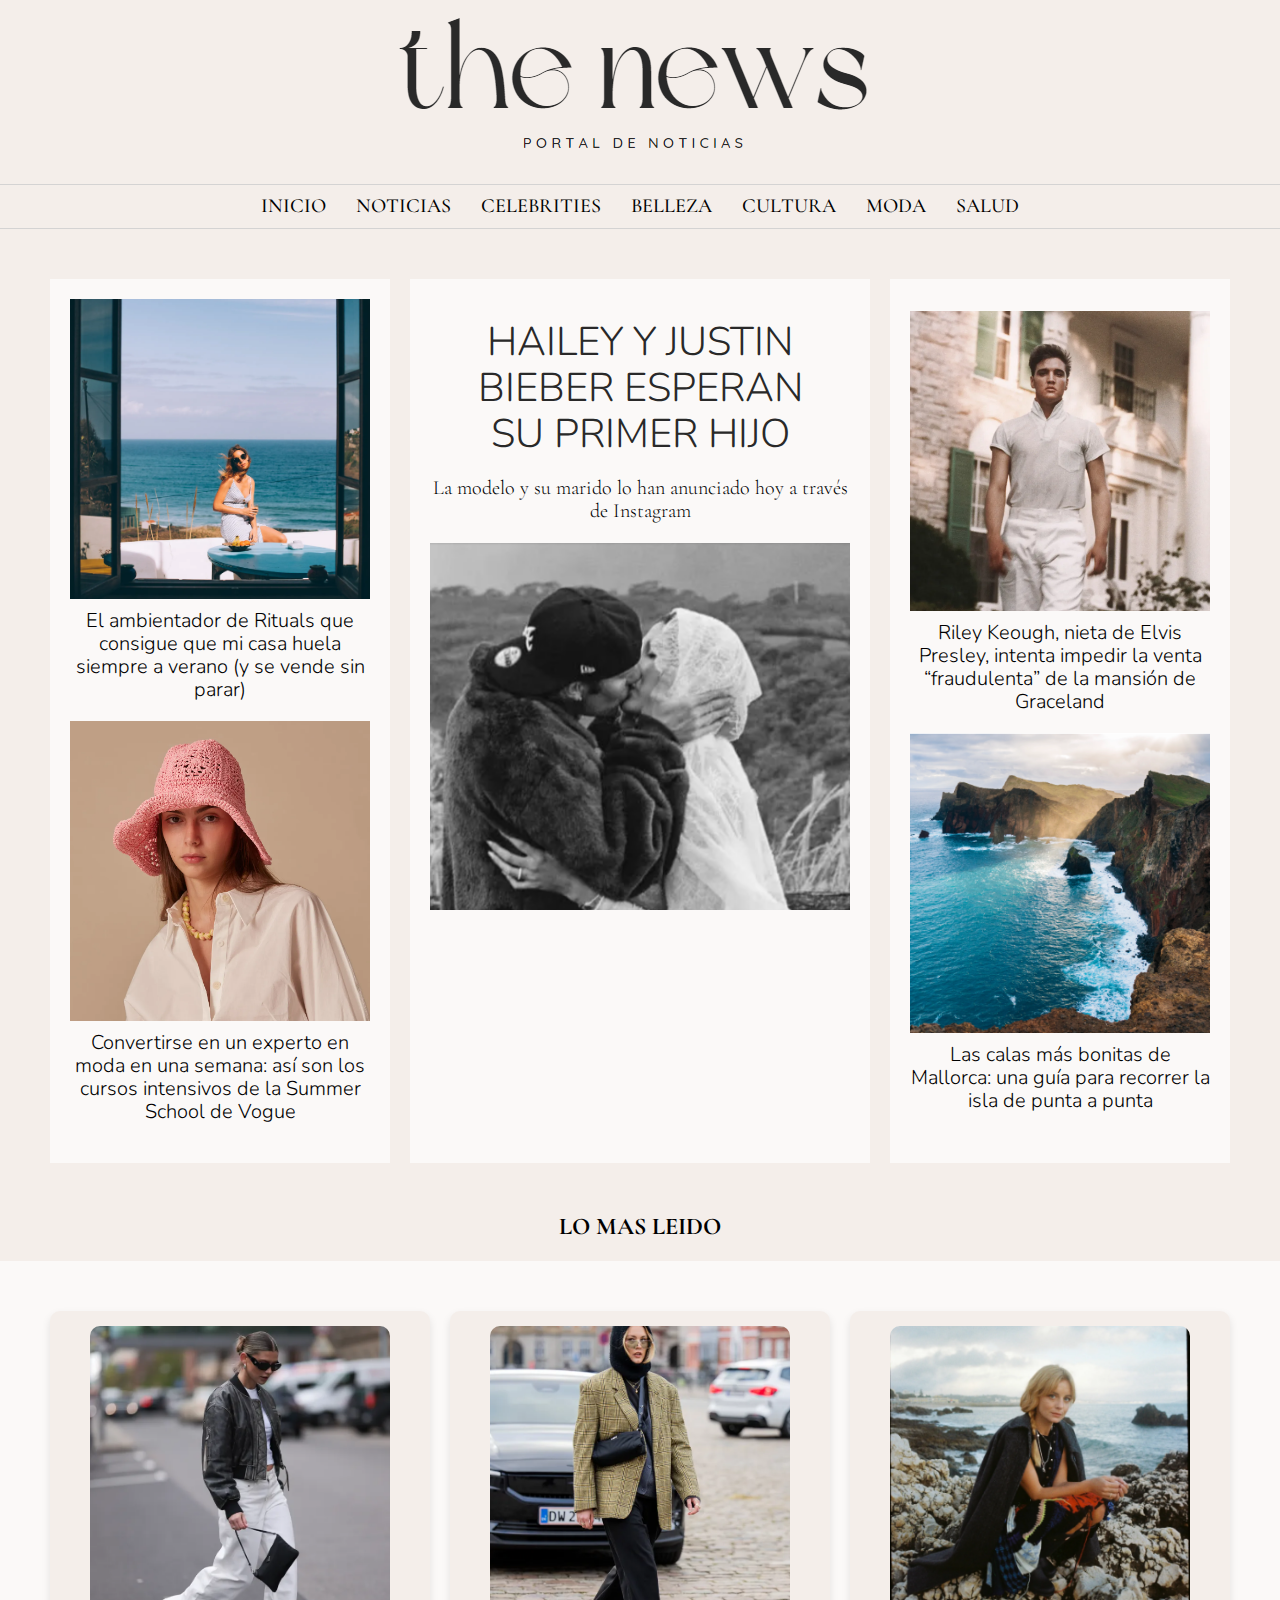
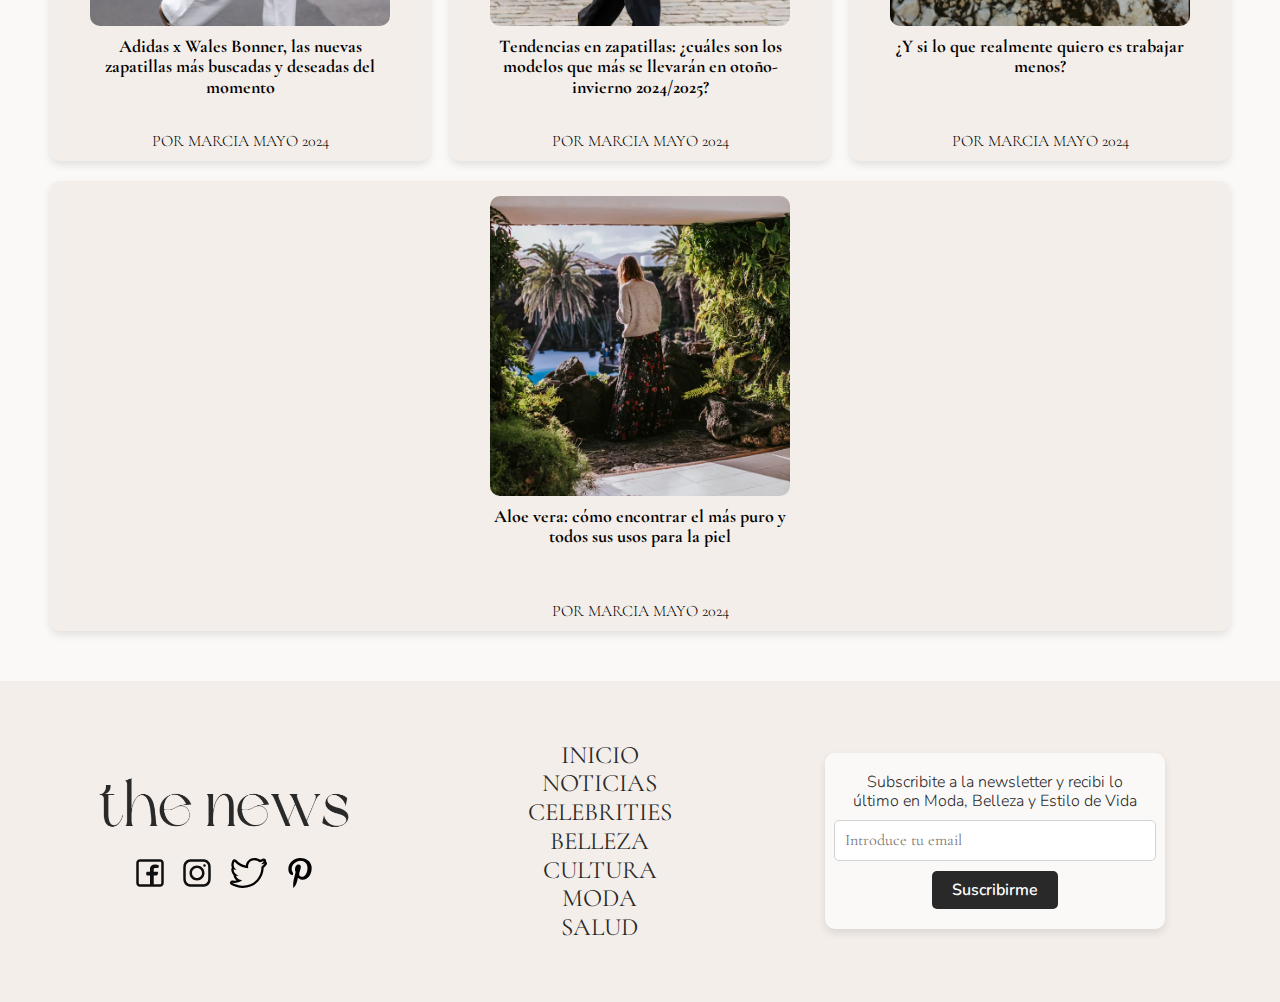
<file: index.html>
<!DOCTYPE html>
<html lang="en">
  <head>
    <meta charset="UTF-8" />
    <meta name="viewport" content="width=device-width, initial-scale=1.0" />
    <title>Portal de noticias</title>
    <link rel="preconnect" href="https://fonts.googleapis.com" />
    <link rel="preconnect" href="https://fonts.gstatic.com" crossorigin />
    <link
      href="https://fonts.googleapis.com/css2?family=Cormorant+Garamond:ital,wght@0,300;0,400;0,500;0,600;0,700;1,300;1,400;1,500;1,600;1,700&display=swap"
      rel="stylesheet"
    />
    <link
      href="https://fonts.googleapis.com/css2?family=Nunito:ital,wght@0,200..1000;1,200..1000&display=swap"
      rel="stylesheet"
    />

    <link rel="stylesheet" href="normalize.css" />
    <link rel="stylesheet" href="style.css" />
  </head>
  <body>
    <header class="header-container">
      <div class="desktop-header"><img src="assets/titulo.png" alt="" /></div>
      <div class="mobile-header">
        <img class="mobile-logo" src="assets/mobile-nav.png" alt="" />
        <img class="mobile-hamburger" src="assets/hamburger.png" alt="" />
      </div>
    </header>

    <nav class="navegacion-desktop">
      <ul class="navigation-list">
        <li class="navigation-item">
          <a href="#" class="navigation-item-link">Inicio</a>
        </li>
        <li class="navigation-item">
          <a href="#" class="navigation-item-link">Noticias</a>
        </li>
        <li class="navigation-item">
          <a href="#" class="navigation-item-link">Celebrities</a>
        </li>
        <li class="navigation-item">
          <a href="#" class="navigation-item-link">Belleza</a>
        </li>
        <li class="navigation-item">
          <a href="#" class="navigation-item-link">Cultura</a>
        </li>
        <li class="navigation-item">
          <a href="#" class="navigation-item-link">Moda</a>
        </li>
        <li class="navigation-item">
          <a href="#" class="navigation-item-link">Salud</a>
        </li>
      </ul>
      <div class="tablet-menu">
        <a href="" class="tablet-menu-dropdow"> MENU </a>
        <img src="assets/arrow.svg" alt="" width="20" />
      </div>
    </nav>

    <main>
      <div class="main-container">
        <div class="left-side-content">
          <div class="side-news-container">
            <div class="side-news-image-container">
              <img src="assets/img-side-news.png" alt="" />
            </div>
            <div class="side-news-title">
              El ambientador de Rituals que consigue que mi casa huela siempre a
              verano (y se vende sin parar)
            </div>
          </div>
          <div class="side-news-container">
            <div class="side-news-image-container">
              <img src="assets/img-side-news2.png" alt="" />
            </div>
            <div class="side-news-title">
              Convertirse en un experto en moda en una semana: así son los
              cursos intensivos de la Summer School de Vogue
            </div>
          </div>
        </div>

        <div class="main-content">
          <h3 class="main-news-title">
            Hailey y Justin Bieber esperan su primer hijo
          </h3>
          <p class="main-news-subtitle">
            La modelo y su marido lo han anunciado hoy a través de Instagram
          </p>
          <div class="main-content-image-container">
            <img src="assets/img-news-principal.png" alt="" />
          </div>
        </div>

        <div class="right-side-content">
          <div class="side-news-container">
            <div class="side-news-image-container">
              <img src="assets/img-side-news3.png" alt="" />
            </div>
            <div class="side-news-title">
              Riley Keough, nieta de Elvis Presley, intenta impedir la venta
              “fraudulenta” de la mansión de Graceland
            </div>
          </div>
          <div class="side-news-container">
            <div class="side-news-image-container">
              <img src="assets/img-side-news4.png" alt="" />
            </div>
            <div class="side-news-title">
              Las calas más bonitas de Mallorca: una guía para recorrer la isla
              de punta a punta
            </div>
          </div>
        </div>
      </div>
      <div class="sub-container-title">LO MAS LEIDO</div>
      <div class="sub-container">
        <div class="sub-container-news-items">
          <div class="sub-container-news">
            <div class="sub-container-news-img">
              <img src="assets/sub-container-img.png" alt="" />
            </div>
            <div class="sub-container-news-title">
              Adidas x Wales Bonner, las nuevas zapatillas más buscadas y
              deseadas del momento
            </div>
            <div class="sub-container-news-date">POR MARCIA MAYO 2024</div>
          </div>
          <div class="sub-container-news">
            <div class="sub-container-news-img">
              <img src="assets/sub-container-img2.png" alt="" />
            </div>
            <div class="sub-container-news-title">
              Tendencias en zapatillas: ¿cuáles son los modelos que más se
              llevarán en otoño-invierno 2024/2025?
            </div>
            <div class="sub-container-news-date">POR MARCIA MAYO 2024</div>
          </div>
          <div class="sub-container-news">
            <div class="sub-container-news-img">
              <img src="assets/sub-container-img3.png" alt="" />
            </div>
            <div class="sub-container-news-title">
              ¿Y si lo que realmente quiero es trabajar menos?
            </div>
            <div class="sub-container-news-date">POR MARCIA MAYO 2024</div>
          </div>
          <div class="sub-container-news">
            <div class="sub-container-news-img">
              <img src="assets/sub-container-img4.png" alt="" />
            </div>
            <div class="sub-container-news-title">
              Aloe vera: cómo encontrar el más puro y todos sus usos para la
              piel
            </div>
            <div class="sub-container-news-date">POR MARCIA MAYO 2024</div>
          </div>
        </div>
      </div>
    </main>

    <footer class="footer-row">
      <div class="social-media-conatiner">
        <div class="footer-logo-container">
          <img src="assets/logo-footer.png" alt="" />
        </div>
        <ul class="footer-social-media-list">
          <li class="footer-social-media-item">
            <div class="footer-social-media-item-link">
              <img src="assets/social-media/facebook.svg" />
            </div>
          </li>
          <li class="footer-social-media-item">
            <div class="footer-social-media-item-link">
              <img src="assets/social-media/instagram.svg" alt="" />
            </div>
          </li>
          <li class="footer-social-media-item">
            <div class="footer-social-media-item-link">
              <img src="assets/social-media/twitter.svg" />
            </div>
          </li>
          <li class="footer-social-media-item">
            <div class="footer-social-media-item-link">
              <img src="assets/social-media/pinterest.svg" alt="" />
            </div>
          </li>
        </ul>
      </div>
      <div class="footer-navigation">
        <ul class="footer-navigation-list">
          <li class="footer-navigation-item">
            <a href="#" class="footer-navigation-item-link">Inicio</a>
          </li>
          <li class="footer-navigation-item">
            <a href="#" class="footer-navigation-item-link">Noticias</a>
          </li>
          <li class="footer-navigation-item">
            <a href="#" class="footer-navigation-item-link">Celebrities</a>
          </li>
          <li class="footer-navigation-item">
            <a href="#" class="footer-navigation-item-link">Belleza</a>
          </li>
          <li class="footer-navigation-item">
            <a href="#" class="footer-navigation-item-link">Cultura</a>
          </li>
          <li class="footer-navigation-item">
            <a href="#" class="footer-navigation-item-link">Moda</a>
          </li>
          <li class="footer-navigation-item">
            <a href="#" class="footer-navigation-item-link">Salud</a>
          </li>
        </ul>
      </div>
      <div class="form-subscription">
        <form action="" class="form-subscription-form">
          <label for=""
            >Subscribite a la newsletter y recibi lo último en Moda, Belleza y
            Estilo de Vida</label
          >
          <input
            type="text"
            class="form-subscription-input"
            placeholder="Introduce tu email"
          />
          <button class="form-subscription-button">Suscribirme</button>
        </form>
      </div>
    </footer>
  </body>
</html>
</file>
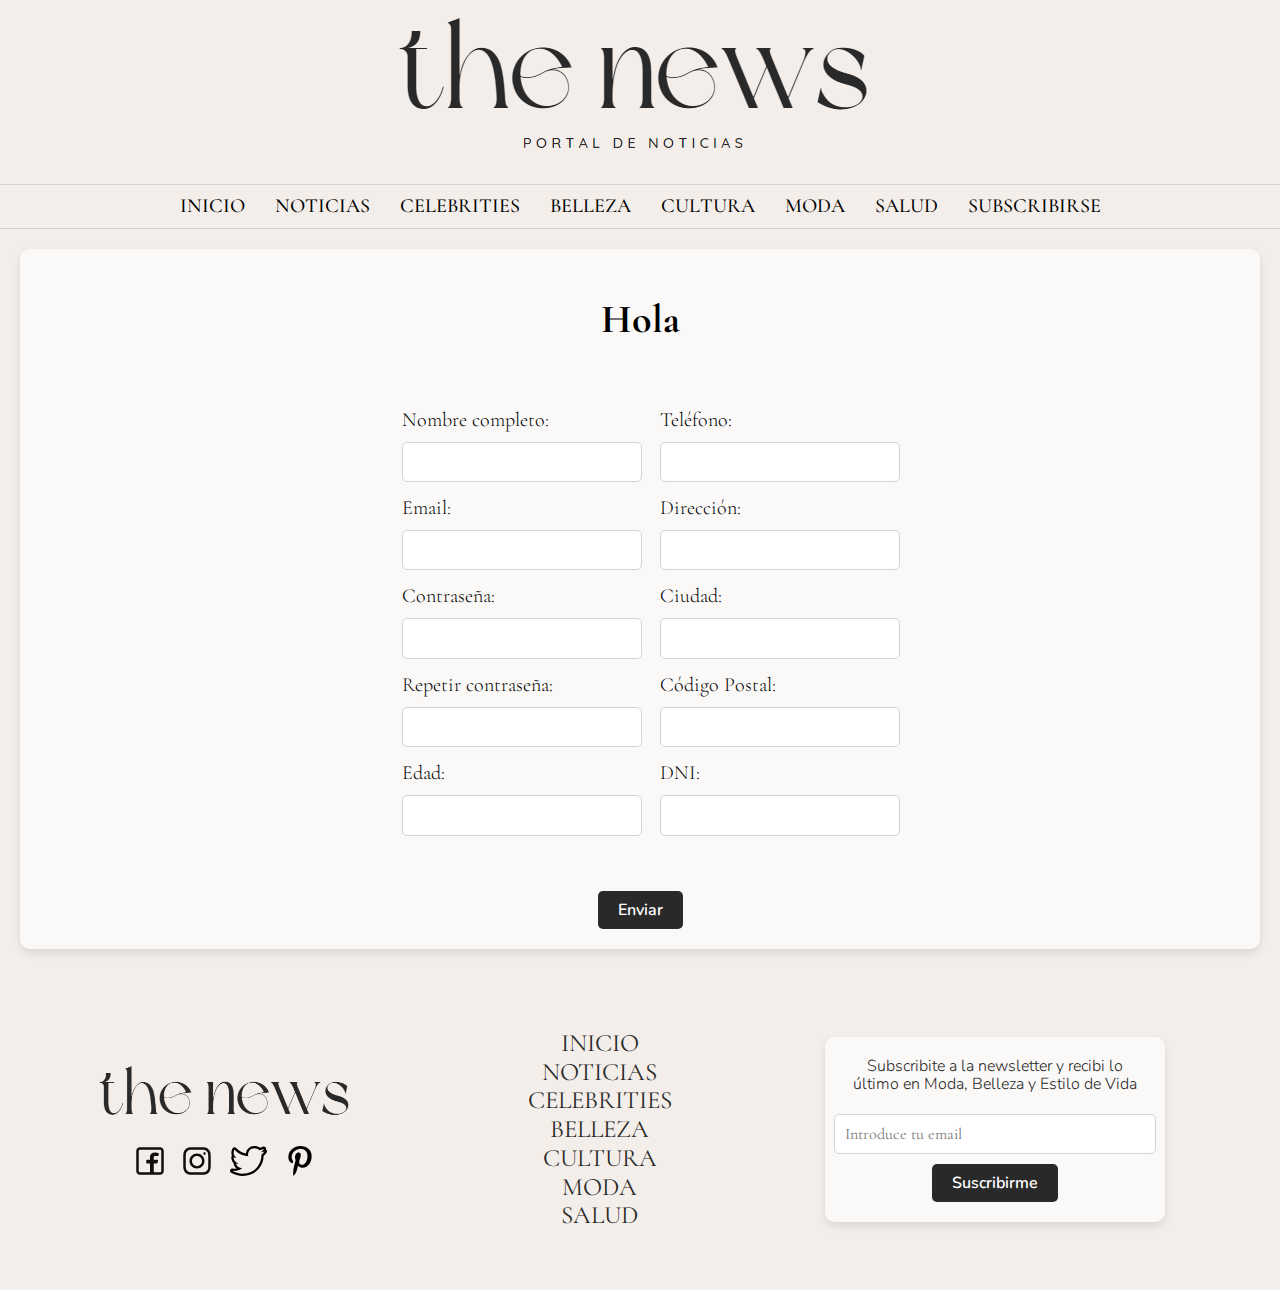
<file: sub.html>
<!DOCTYPE html>
<html lang="en">
  <head>
    <meta charset="UTF-8" />
    <meta name="viewport" content="width=device-width, initial-scale=1.0" />
    <title>Portal de noticias</title>
    <link rel="preconnect" href="https://fonts.googleapis.com" />
    <link rel="preconnect" href="https://fonts.gstatic.com" crossorigin />
    <link
      href="https://fonts.googleapis.com/css2?family=Cormorant+Garamond:ital,wght@0,300;0,400;0,500;0,600;0,700;1,300;1,400;1,500;1,600;1,700&display=swap"
      rel="stylesheet"
    />
    <link
      href="https://fonts.googleapis.com/css2?family=Nunito:ital,wght@0,200..1000;1,200..1000&display=swap"
      rel="stylesheet"
    />

    <link rel="stylesheet" href="normalize.css" />
    <link rel="stylesheet" href="style.css" />
    <link rel="stylesheet" href="sub.css" />
  </head>
  <body>
    <header class="header-container">
      <div class="desktop-header"><img src="assets/titulo.png" alt="" /></div>
      <div class="mobile-header">
        <img class="mobile-logo" src="assets/mobile-nav.png" alt="" />
        <img class="mobile-hamburger" src="assets/hamburger.png" alt="" />
      </div>
    </header>

    <nav class="navegacion-desktop">
      <ul class="navigation-list">
        <li class="navigation-item">
          <a href="#" class="navigation-item-link">Inicio</a>
        </li>
        <li class="navigation-item">
          <a href="#" class="navigation-item-link">Noticias</a>
        </li>
        <li class="navigation-item">
          <a href="#" class="navigation-item-link">Celebrities</a>
        </li>
        <li class="navigation-item">
          <a href="#" class="navigation-item-link">Belleza</a>
        </li>
        <li class="navigation-item">
          <a href="#" class="navigation-item-link">Cultura</a>
        </li>
        <li class="navigation-item">
          <a href="#" class="navigation-item-link">Moda</a>
        </li>
        <li class="navigation-item">
          <a href="#" class="navigation-item-link">Salud</a>
        </li>
        <li class="navigation-item">
          <a href="/daw-flexbox/sub.html" class="navigation-item-link"
            >Subscribirse</a
          >
        </li>
      </ul>
      <div class="tablet-menu">
        <a href="" class="tablet-menu-dropdow"> MENU </a>
        <img src="assets/arrow.svg" alt="" width="20" />
      </div>
    </nav>

    <main>
      <form class="subscription" id="signup-form">
        <h1 id="form-title">Hola</h1>
        <div class="contenedor">
          <div class="left-column">
            <div class="form-group">
              <label for="fullname">Nombre completo:</label>
              <input
                type="text"
                id="fullname"
                name="fullname"
                class="form-subscription-input"
              />
              <span class="error" id="error-fullname"></span>
            </div>
            <div class="form-group">
              <label for="email" email">Email:</label>
              <input
                type="email"
                id="email"
                name="email"
                class="form-subscription-input"
              />
              <span class="error" id="error-email"></span>
            </div>
            <div class="form-group">
              <label for="password">Contraseña:</label>
              <input
                type="password"
                id="password"
                name="password"
                class="form-subscription-input"
              />
              <span class="error" id="error-password"></span>
            </div>
            <div class="form-group">
              <label for="repeat-password">Repetir contraseña:</label>
              <input
                type="password"
                id="repeat-password"
                name="repeat-password"
                class="form-subscription-input"
              />
              <span class="error" id="error-repeat-password"></span>
            </div>
            <div class="form-group">
              <label for="age">Edad:</label>
              <input
                type="number"
                id="age"
                name="age"
                class="form-subscription-input"
              />
              <span class="error" id="error-age"></span>
            </div>
          </div>
          <div class="right-column">
            <div class="form-group">
              <label for="phone">Teléfono:</label>
              <input
                type="text"
                id="phone"
                name="phone"
                class="form-subscription-input"
              />
              <span class="error" id="error-phone"></span>
            </div>
            <div class="form-group">
              <label for="address">Dirección:</label>
              <input
                type="text"
                id="address"
                name="address"
                class="form-subscription-input"
              />
              <span class="error" id="error-address"></span>
            </div>
            <div class="form-group">
              <label for="city">Ciudad:</label>
              <input
                type="text"
                id="city"
                name="city"
                class="form-subscription-input"
              />
              <span class="error" id="error-city"></span>
            </div>
            <div class="form-group">
              <label for="postal-code">Código Postal:</label>
              <input
                type="text"
                id="postal-code"
                name="postal-code"
                class="form-subscription-input"
              />
              <span class="error" id="error-postal-code"></span>
            </div>
            <div class="form-group">
              <label for="dni">DNI:</label>
              <input
                type="text"
                id="dni"
                name="dni"
                class="form-subscription-input"
              />
              <span class="error" id="error-dni"></span>
            </div>
          </div>
        </div>
        <div class="form-group full-width">
            <button type="submit" id="submit-btn" class="form-subscription-button">
            Enviar
          </button>
        </div>
      </form>
      <div id="modal" class="modal">
        <div class="modal-content">
          <span class="close">X</span>
          <p id="modal-message"></p>
        </div>
      </div>
    </main>

    <footer class="footer-row">
      <div class="social-media-conatiner">
        <div class="footer-logo-container">
          <img src="assets/logo-footer.png" alt="" />
        </div>
        <ul class="footer-social-media-list">
          <li class="footer-social-media-item">
            <div class="footer-social-media-item-link">
              <img src="assets/social-media/facebook.svg" />
            </div>
          </li>
          <li class="footer-social-media-item">
            <div class="footer-social-media-item-link">
              <img src="assets/social-media/instagram.svg" alt="" />
            </div>
          </li>
          <li class="footer-social-media-item">
            <div class="footer-social-media-item-link">
              <img src="assets/social-media/twitter.svg" />
            </div>
          </li>
          <li class="footer-social-media-item">
            <div class="footer-social-media-item-link">
              <img src="assets/social-media/pinterest.svg" alt="" />
            </div>
          </li>
        </ul>
      </div>
      <div class="footer-navigation">
        <ul class="footer-navigation-list">
          <li class="footer-navigation-item">
            <a href="#" class="footer-navigation-item-link">Inicio</a>
          </li>
          <li class="footer-navigation-item">
            <a href="#" class="footer-navigation-item-link">Noticias</a>
          </li>
          <li class="footer-navigation-item">
            <a href="#" class="footer-navigation-item-link">Celebrities</a>
          </li>
          <li class="footer-navigation-item">
            <a href="#" class="footer-navigation-item-link">Belleza</a>
          </li>
          <li class="footer-navigation-item">
            <a href="#" class="footer-navigation-item-link">Cultura</a>
          </li>
          <li class="footer-navigation-item">
            <a href="#" class="footer-navigation-item-link">Moda</a>
          </li>
          <li class="footer-navigation-item">
            <a href="#" class="footer-navigation-item-link">Salud</a>
          </li>
        </ul>
      </div>
      <div class="form-subscription">
        <form action="" class="form-subscription-form">
          <label for=""
            >Subscribite a la newsletter y recibi lo último en Moda, Belleza y
            Estilo de Vida</label
          >
          <input
            type="text"
            class="form-subscription-input"
            placeholder="Introduce tu email"
          />
          <button class="form-subscription-button">Suscribirme</button>
        </form>
      </div>
    </footer>
    <script src="./sub.js"></script>
  </body>
</html>
</file>
<file: style.css>
body {
  background-color: #f4eeea;
  font-family: "Cormorant Garamond", serif;
  font-weight: 300;
  font-style: normal;
  font-size: 20px;
  min-height: 100vh;
  display: flex;
  flex-direction: column;
}

.desktop-header {
  display: none;
}

.navegacion-desktop {
  display: none;
}

.mobile-header {
  display: flex;
  flex-direction: row;
  justify-content: space-between;
  padding: 20px;
  border-bottom: 1px solid #d4d3d3;
}

.mobile-header img {
  cursor: pointer;
}

.main-container {
  padding: 50px;
  display: flex;
  flex-wrap: wrap;
}

.left-side-content,
.right-side-content {
  flex: 1;
  padding: 20px;
  background-color: #ffffffa8;
  display: flex;
  justify-content: center;
  flex-direction: column;
  align-items: center;
}

.left-side-content {
  order: 2;
}

.main-content {
  padding: 20px;
  background-color: #ffffffa8;
  display: flex;
  flex-direction: column;
  align-items: center;
  max-width: 100%;
}

.main-news-title {
  font-size: 40px;
  margin: 20px;
  text-transform: uppercase;
  text-align: center;
  color: #292929;
  font-family: "Nunito", sans-serif;
  font-weight: 300;
}

.main-news-subtitle {
  margin-top: 0px;
  text-align: center;
}

.side-news-title {
  font-weight: 300;
  max-width: 300px;
  padding-bottom: 10px;
  padding-top: 10px;
  font-family: "Nunito", sans-serif;
}

.side-news-image-container {
  width: 300px;
  height: 300px;
  overflow: hidden;
}

.side-news-image-container img {
  width: 100%;
  height: 100%;
  object-fit: cover;
}

.main-content-image-container {
  width: 100%;
  height: auto;
  overflow: hidden;
}

.main-content-image-container img {
  width: 100%;
  height: auto;
  object-fit: cover;
}

.side-news-container {
  padding-bottom: 10px;
  text-align: center;
}

.side-news-date {
  font-family: "Nunito", sans-serif;
  font-size: 13px;
}

.main-content-image-container:hover,
.main-news-title:hover,
.side-news-container:hover,
.sub-container-news-items:hover {
  cursor: pointer;
}

.sub-container {
  padding: 50px;
  background-color: #ffffffa8;
}

.sub-container-title {
  font-size: 24px;
  font-weight: bold;
  text-align: center;
  margin-bottom: 20px;
}

.sub-container-news-items {
  display: flex;
  justify-content: space-between;
  flex-wrap: wrap;
  gap: 20px;
}

.sub-container-news {
  flex: 1 1 calc(25% - 20px);
  display: flex;
  flex-direction: column;
  align-items: center;
  text-align: center;
  background-color: #f4eeea;
  padding: 15px;
  border-radius: 10px;
  box-shadow: 0 4px 8px #0000001a;
  box-sizing: border-box;
  height: 100%;
  height: 450px;
  position: relative;
}

.sub-container-news-img {
  width: 300px;
  height: 300px;
  overflow: hidden;
  border-radius: 10px;
  margin-bottom: 10px;
}

.sub-container-news-img img {
  width: 100%;
  height: 100%;
  object-fit: cover;
}

.sub-container-news-title {
  font-size: 18px;
  font-weight: bold;
  margin-bottom: 10px;
  max-width: 310px;
}

.sub-container-news-date {
  font-size: 16px;
  font-weight: 300;
  color: #000000;
  position: absolute;
  bottom: 10px;
}

footer {
  display: flex;
  flex-direction: column;
  align-items: center;
  padding: 40px;
  gap: 24px;
  margin-top: auto;
}

.footer-logo-container img {
  width: 50%;
}

.footer-social-media-list {
  display: flex;
  flex-direction: row;
  justify-content: space-between;
}

.footer-social-media-item-link {
  height: 30px;
  overflow: hidden;
  cursor: pointer;
}

.footer-social-media-item-link img {
  width: 100%;
  height: 100%;
  object-fit: cover;
}

.footer-social-media-list li {
  list-style: none;
}

.footer-navigation-list {
  text-align: center;
}

.footer-navigation-list li {
  list-style: none;
}

.footer-navigation-item-link {
  text-decoration: none;
  font-size: 30px;
  text-transform: uppercase;
  color: #292929;
  font-weight: 400;
}

.footer-navigation-item-link:hover {
  font-weight: bold;
}

.form-subscription {
  padding: 20px;
  background-color: #ffffffa8;
  border-radius: 10px;
  box-shadow: 0 4px 8px #0000001a;
  margin: 20px;
  text-align: center;
}

.form-subscription-form {
  display: flex;
  flex-direction: column;
  align-items: center;
}

.form-subscription-form label {
  font-family: "Nunito", sans-serif;
  font-size: 16px;
  font-weight: 300;
  margin-bottom: 10px;
  text-align: center;
  color: #292929;
}

.form-subscription-input {
  width: 100%;
  max-width: 300px;
  padding: 10px;
  font-size: 16px;
  margin-bottom: 10px;
  border: 1px solid #d4d3d3;
  border-radius: 5px;
}

.form-subscription-button {
  padding: 10px 20px;
  font-size: 16px;
  font-family: "Nunito", sans-serif;
  font-weight: 600;
  color: #fff;
  background-color: #292929;
  border: none;
  border-radius: 5px;
  cursor: pointer;
}

.form-subscription-button:hover {
  background-color: #1f1f1f;
}

@media (max-width: 500px) {
  .main-container {
    flex-direction: column;
  }

  .left-side-content,
  .right-side-content,
  .main-content {
    max-width: 100%;
    margin: 0;
    padding: 10px;
  }

  .main-content-image-container {
    width: 100%;
    height: auto;
  }

  .main-content-image-container img {
    width: 100%;
    height: auto;
    object-fit: cover;
  }
}

@media (min-width: 500px) and (max-width: 800px) {
  .header-container {
    display: flex;
    justify-content: center;
    border-bottom: 1px solid #d4d3d3;
  }

  .mobile-header {
    display: none;
  }

  .desktop-header {
    display: block;
  }

  .navegacion-desktop {
    height: 60px;
    display: flex;
    align-items: center;
    justify-content: center;
    border-bottom: 1px solid #d4d3d3;
    box-shadow: #0000001a 0px 2px 4px;
  }

  .navigation-list {
    display: none;
  }

  .tablet-menu-dropdow {
    text-decoration: none;
    font-size: 20px;
    color: #292929;
    font-family: "Nunito", sans-serif;
    font-weight: 300;
  }

  .main-content {
    max-width: 700px;
  }

  .main-content-image-container {
    max-width: 700px;
    height: auto;
  }

  .main-content-image-container img {
    width: 100%;
    height: auto;
  }

  .mobile-header {
    display: none;
  }
}

@media (min-width: 800px) {
  .tablet-menu {
    display: none;
  }
  .header-container {
    display: flex;
    justify-content: center;
    border-bottom: 1px solid #d4d3d3;
  }

  .desktop-header {
    display: block;
  }
  .navegacion-desktop {
    display: block;
    border-bottom: 1px solid #d4d3d3;
  }

  .navigation-list {
    display: flex;
    flex-direction: row;
    justify-content: center;
    align-items: center;
    width: 100%;
    margin: 0;
    padding: 0;
  }

  .navigation-item {
    list-style: none;
    margin: 0;
    padding: 0;
  }

  .navigation-item-link {
    text-decoration: none;
    color: #000;
    padding: 10px 15px;
    text-transform: uppercase;
    display: flex;
    align-items: center;
    height: 100%;
    font-family: "Cormorant Garamond", serif;
    font-weight: 500;
    font-style: normal;
    font-size: 20px;
  }

  .navigation-item-link:hover {
    font-weight: bold;
  }

  .mobile-header {
    display: none;
  }
}

@media (min-width: 1201px) {
  .main-container {
    display: flex;
    justify-content: space-between;
    padding: 50px;
  }

  .main-content {
    order: 2;
  }

  .left-side-content {
    order: 1;
  }

  .right-side-content {
    order: 3;
  }

  .left-side-content,
  .right-side-content {
    padding: 20px;
    background-color: #ffffffa8;
    display: flex;
    justify-content: center;
    flex-direction: column;
    align-items: center;
    max-width: 300px;
  }

  .main-content {
    flex: 2;
    padding: 20px;
    background-color: #ffffffa8;
    max-width: calc(100% - 640px);
    margin: 0 20px;
    display: flex;
    flex-direction: column;
    align-items: center;
  }

  .main-content-image-container {
    width: 100%;
    height: auto;
  }

  .main-content-image-container img {
    width: 100%;
    height: auto;
    object-fit: cover;
  }

  .footer-row {
    display: flex;
    flex-direction: row;
    align-items: space-around;
    padding: 40px;
    justify-content: space-around;
  }

  .footer-navigation-item-link {
    font-size: 25px;
  }

  .footer-social-media-list {
    max-width: 180px;
  }

  .form-subscription {
    max-width: 300px;
  }

  .footer-logo-container {
    max-width: 260px;
  }

  .footer-logo-container img {
    width: 100%;
  }
}
</file>
<file: sub.css>
.subscription {
  display: flex;
  flex-direction: column;
  align-items: center;
  gap: 40px;
  padding: 20px;
  background-color: #ffffffa8;
  border-radius: 10px;
  box-shadow: 0 4px 8px #0000001a;
  margin: 20px;
  text-align: center;
}

.contenedor {
  display: flex;
  flex-direction: row;
  justify-content: center;
  gap: 40px;
}

.error {
  color: #ff0000;
  font-size: 0.9em;
  margin-top: 5px;
  max-width: 300px;
}

.form-group {
  display: flex;
  flex-direction: column;
  align-items: flex-start;
}

label {
  padding-bottom: 10px;
}

@media (max-width: 500px) {
  .contenedor {
    max-width: 250px;
    display: flex;
    justify-content: center;
    flex-direction: column;
  }
}

.modal {
  display: none;
  position: fixed;
  z-index: 1;
  left: 0;
  top: 0;
  width: 100%;
  height: 100%;
  overflow: auto;
  background-color: rgb(0, 0, 0);
  background-color: rgba(0, 0, 0, 0.4);
  padding-top: 60px;
}

.modal-content {
  background-color: #fefefe;
  margin: 5% auto;
  padding: 20px;
  border: 1px solid #8b8b8b;
  width: 400px;
}

.close {
  color: #acacac;
  float: right;
  font-size: 28px;
  font-weight: bold;
}

.close:hover,
.close:focus {
  color: black;
  text-decoration: none;
  cursor: pointer;
}
</file>
